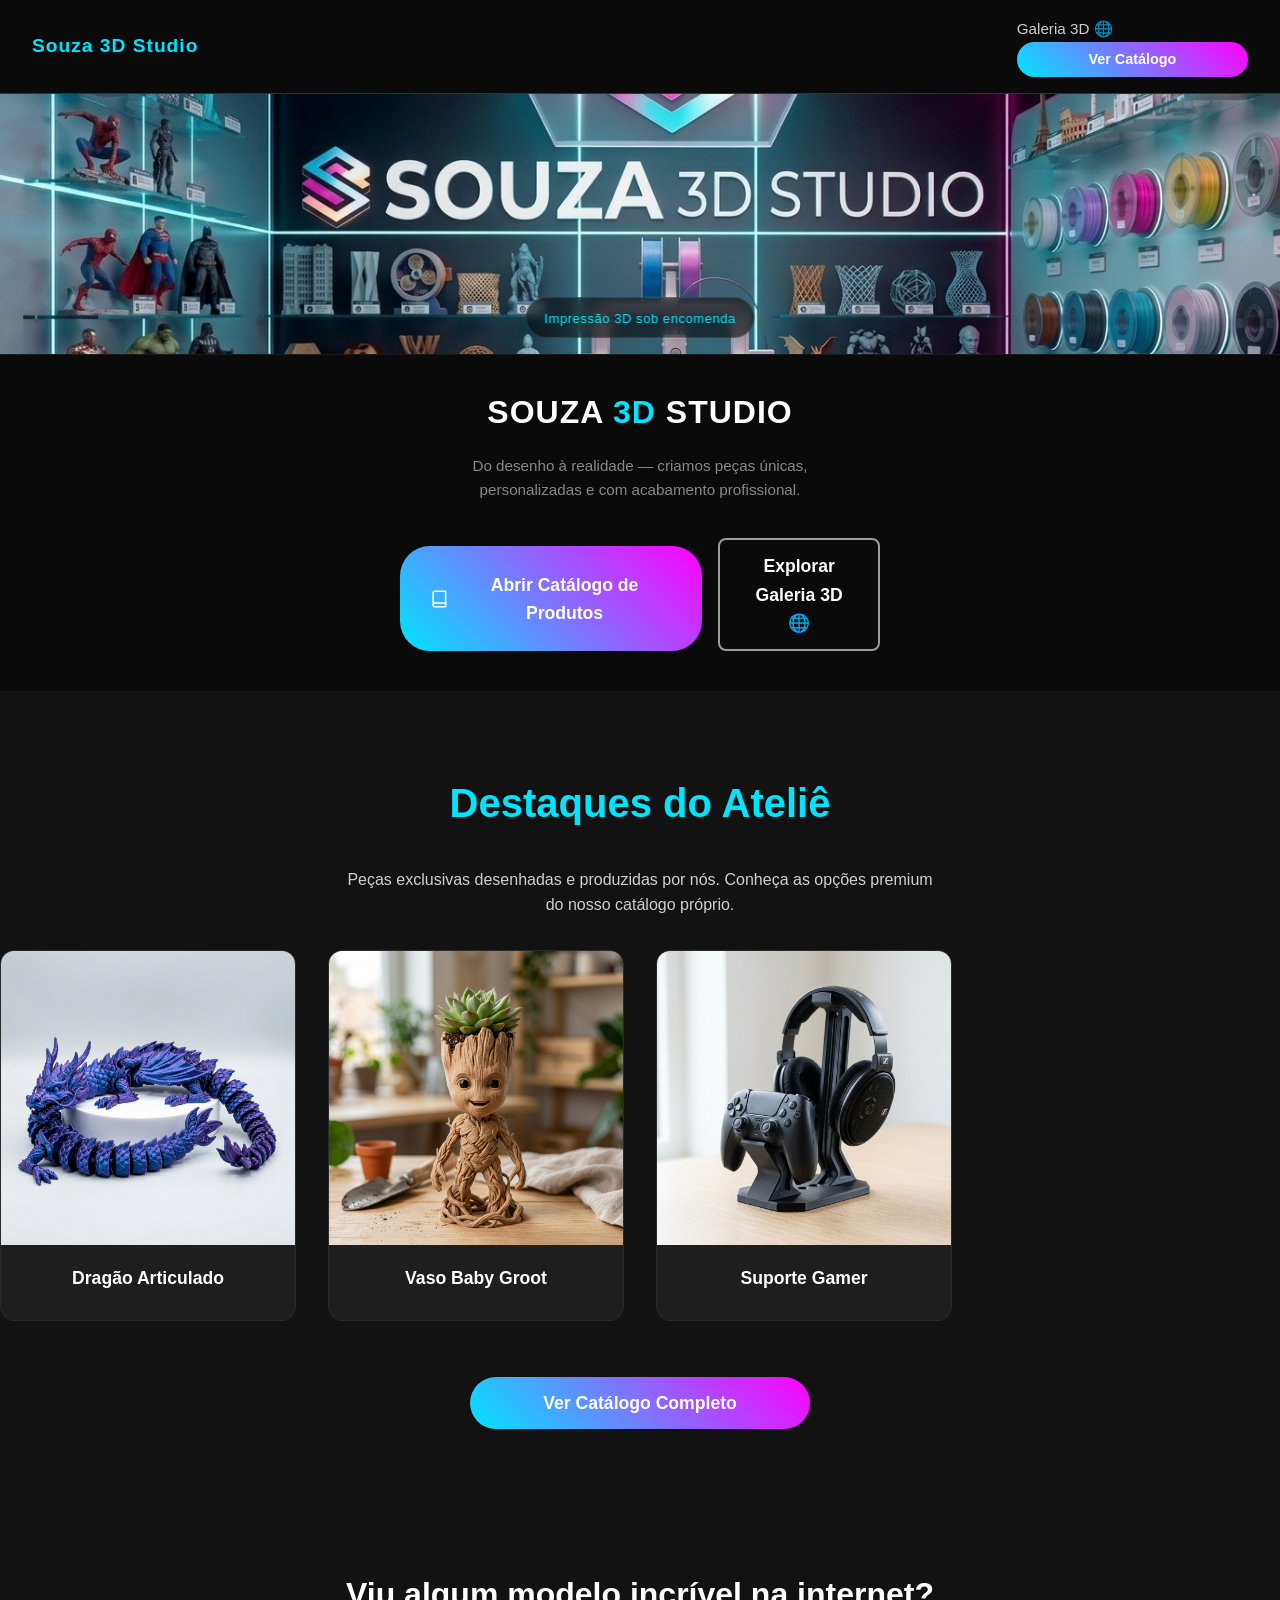
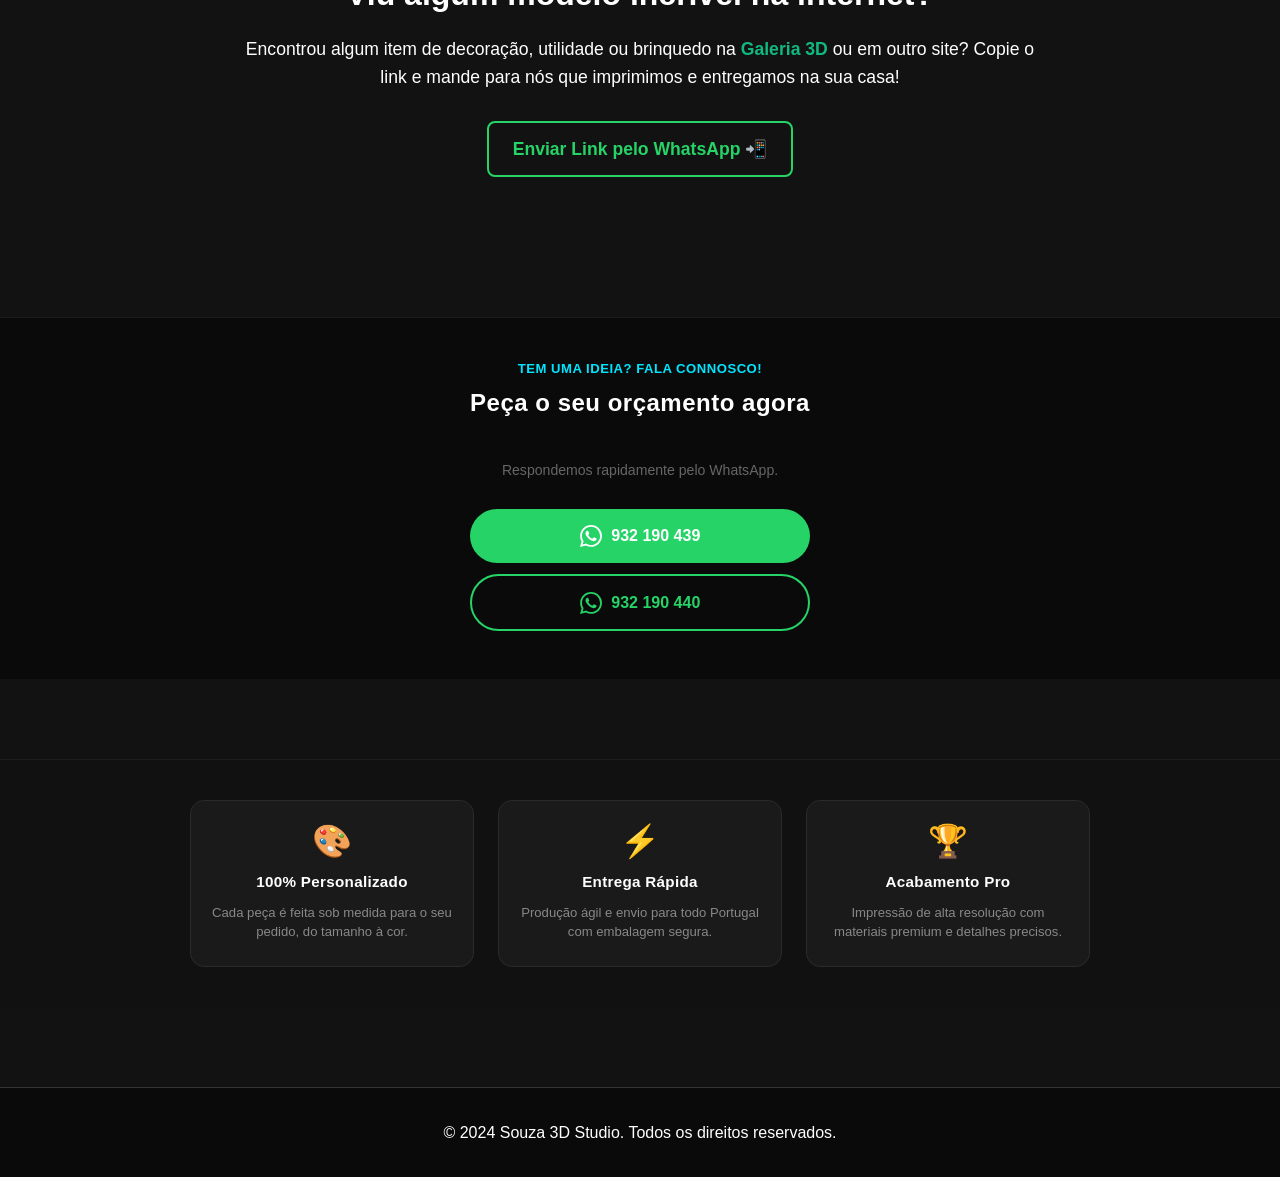
<file: index.html>
<!DOCTYPE html>
<html lang="pt-BR">
<head>
    <meta charset="UTF-8">
    <meta name="viewport" content="width=device-width, initial-scale=1.0">
    <meta name="description" content="Souza 3D Studio — impressão 3D sob encomenda. Do desenho à realidade.">
    <title>Souza 3D Studio - Impressão 3D</title>
    <link rel="stylesheet" href="styles.css">
</head>
<body class="pagina-home">

    <!-- Navbar -->
    <nav class="navbar">
        <span class="nav-title" style="color: var(--primary-color);">Souza 3D Studio</span>
        <div class="nav-links">
            <a href="https://makerworld.com/en" target="_blank" class="logo" style="margin-right: 15px; font-size: 0.95rem; font-weight: normal; color: rgba(255,255,255,0.8);">Galeria 3D 🌐</a>
            <a href="produtos.html" class="btn btn-full" style="padding: 6px 14px; font-size: 0.9rem; margin: 0;">Ver Catálogo</a>
        </div>
    </nav>

    <!-- Hero -->
    <header class="hero">
        <img src="assets/images/cover.jpg" alt="Souza 3D Studio" class="hero-img">
        <div class="hero-badge">
            <span>Impressão 3D sob encomenda</span>
        </div>
    </header>

    <!-- Intro / CTA -->
    <section class="home-cta">
        <div class="home-cta-inner">
            <h1 class="home-title">Souza <span>3D</span> Studio</h1>
            <p class="home-desc">Do desenho à realidade — criamos peças únicas, personalizadas e com acabamento profissional.</p>
            <div class="hero-buttons">
                <a href="produtos.html" class="btn btn-full" style="display: flex; align-items: center; justify-content: center; gap: 8px;">
                    <svg viewBox="0 0 24 24" width="20" height="20" fill="none" stroke="currentColor" stroke-width="2" stroke-linecap="round" stroke-linejoin="round"><path d="M4 19.5A2.5 2.5 0 0 1 6.5 17H20"></path><path d="M6.5 2H20v20H6.5A2.5 2.5 0 0 1 4 19.5v-15A2.5 2.5 0 0 1 6.5 2z"></path></svg>
                    Abrir Catálogo de Produtos
                </a>
                <a href="https://makerworld.com/en" target="_blank" class="btn btn-whatsapp-outline btn-makerworld-alt">Explorar Galeria 3D 🌐</a>
            </div>
        </div>
    </section>



    <!-- Produtos em Destaque -->
    <section class="destaques">
        <div class="destaques-inner">
            <h2 class="destaques-titulo">Destaques do Ateliê</h2>
            <p style="text-align: center; color: var(--text-color); opacity: 0.8; max-width: 600px; margin: 0 auto 2rem auto;">Peças exclusivas desenhadas e produzidas por nós. Conheça as opções premium do nosso catálogo próprio.</p>
            <div class="products-grid">
                <div class="product-card">
                    <div class="product-img-wrap">
                        <img src="assets/images/dragao_articulado.jpg" alt="Dragão Articulado 3D">
                    </div>
                    <div class="product-info" style="align-items: center; text-align: center;">
                        <h3>Dragão Articulado</h3>
                    </div>
                </div>
                <div class="product-card">
                    <div class="product-img-wrap">
                        <img src="assets/images/vaso_groot.jpg" alt="Vaso Baby Groot">
                    </div>
                    <div class="product-info" style="align-items: center; text-align: center;">
                        <h3>Vaso Baby Groot</h3>
                    </div>
                </div>
                <div class="product-card">
                    <div class="product-img-wrap">
                        <img src="assets/images/suporte_controle.jpg" alt="Suporte Gamer">
                    </div>
                    <div class="product-info" style="align-items: center; text-align: center;">
                        <h3>Suporte Gamer</h3>
                    </div>
                </div>
            </div>
            <div style="text-align: center; margin-top: 3rem;">
                <a href="produtos.html" class="btn btn-full">Ver Catálogo Completo</a>
            </div>
        </div>
    </section>

    <!-- Explore Galeria 3D -->
    <section class="makerworld-section">
        <div class="makerworld-inner">
            <h2 class="makerworld-titulo">Viu algum modelo incrível na internet?</h2>
            <p class="makerworld-desc">
                Encontrou algum item de decoração, utilidade ou brinquedo na <strong>Galeria 3D</strong> ou em outro site? Copie o link e mande para nós que imprimimos e entregamos na sua casa!
            </p>
            <div class="makerworld-actions">
                <a href="https://wa.me/351932190439?text=Olá! Encontrei um modelo na internet e gostaria de saber quanto fica para imprimir. Aqui está o link:" target="_blank" class="btn btn-whatsapp-outline">Enviar Link pelo WhatsApp 📲</a>
            </div>
        </div>
    </section>

    <!-- CTA WhatsApp -->
    <section class="home-whatsapp">
        <div class="home-whatsapp-inner">
            <p class="whatsapp-label">Tem uma ideia? Fala connosco!</p>
            <h2 class="whatsapp-titulo">Peça o seu orçamento agora</h2>
            <p class="whatsapp-sub">Respondemos rapidamente pelo WhatsApp.</p>
            <div class="whatsapp-btns">
                <a href="https://wa.me/351932190439?text=Olá! Gostaria de um orçamento." target="_blank" class="btn-whatsapp">
                    <svg width="22" height="22" viewBox="0 0 24 24" fill="currentColor"><path d="M17.472 14.382c-.297-.149-1.758-.867-2.03-.967-.273-.099-.471-.148-.67.15-.197.297-.767.966-.94 1.164-.173.199-.347.223-.644.075-.297-.15-1.255-.463-2.39-1.475-.883-.788-1.48-1.761-1.653-2.059-.173-.297-.018-.458.13-.606.134-.133.298-.347.446-.52.149-.174.198-.298.298-.497.099-.198.05-.371-.025-.52-.075-.149-.669-1.612-.916-2.207-.242-.579-.487-.5-.669-.51-.173-.008-.371-.01-.57-.01-.198 0-.52.074-.792.372-.272.297-1.04 1.016-1.04 2.479 0 1.462 1.065 2.875 1.213 3.074.149.198 2.096 3.2 5.077 4.487.709.306 1.262.489 1.694.625.712.227 1.36.195 1.871.118.571-.085 1.758-.719 2.006-1.413.248-.694.248-1.289.173-1.413-.074-.124-.272-.198-.57-.347m-5.421 7.403h-.004a9.87 9.87 0 01-5.031-1.378l-.361-.214-3.741.982.998-3.648-.235-.374a9.86 9.86 0 01-1.51-5.26c.001-5.45 4.436-9.884 9.888-9.884 2.64 0 5.122 1.03 6.988 2.898a9.825 9.825 0 012.893 6.994c-.003 5.45-4.437 9.884-9.885 9.884m8.413-18.297A11.815 11.815 0 0012.05 0C5.495 0 .16 5.335.157 11.892c0 2.096.547 4.142 1.588 5.945L.057 24l6.305-1.654a11.882 11.882 0 005.683 1.448h.005c6.554 0 11.89-5.335 11.893-11.893a11.821 11.821 0 00-3.48-8.413z"/></svg>
                    932 190 439
                </a>
                <a href="https://wa.me/351932190440?text=Olá! Gostaria de um orçamento." target="_blank" class="btn-whatsapp btn-whatsapp-sec">
                    <svg width="22" height="22" viewBox="0 0 24 24" fill="currentColor"><path d="M17.472 14.382c-.297-.149-1.758-.867-2.03-.967-.273-.099-.471-.148-.67.15-.197.297-.767.966-.94 1.164-.173.199-.347.223-.644.075-.297-.15-1.255-.463-2.39-1.475-.883-.788-1.48-1.761-1.653-2.059-.173-.297-.018-.458.13-.606.134-.133.298-.347.446-.52.149-.174.198-.298.298-.497.099-.198.05-.371-.025-.52-.075-.149-.669-1.612-.916-2.207-.242-.579-.487-.5-.669-.51-.173-.008-.371-.01-.57-.01-.198 0-.52.074-.792.372-.272.297-1.04 1.016-1.04 2.479 0 1.462 1.065 2.875 1.213 3.074.149.198 2.096 3.2 5.077 4.487.709.306 1.262.489 1.694.625.712.227 1.36.195 1.871.118.571-.085 1.758-.719 2.006-1.413.248-.694.248-1.289.173-1.413-.074-.124-.272-.198-.57-.347m-5.421 7.403h-.004a9.87 9.87 0 01-5.031-1.378l-.361-.214-3.741.982.998-3.648-.235-.374a9.86 9.86 0 01-1.51-5.26c.001-5.45 4.436-9.884 9.888-9.884 2.64 0 5.122 1.03 6.988 2.898a9.825 9.825 0 012.893 6.994c-.003 5.45-4.437 9.884-9.885 9.884m8.413-18.297A11.815 11.815 0 0012.05 0C5.495 0 .16 5.335.157 11.892c0 2.096.547 4.142 1.588 5.945L.057 24l6.305-1.654a11.882 11.882 0 005.683 1.448h.005c6.554 0 11.89-5.335 11.893-11.893a11.821 11.821 0 00-3.48-8.413z"/></svg>
                    932 190 440
                </a>
            </div>
        </div>
    </section>

    <!-- Diferenciais -->
    <section class="diferenciais">
        <div class="diferenciais-grid">
            <div class="diferencial-card">
                <div class="diferencial-icon">🎨</div>
                <h3>100% Personalizado</h3>
                <p>Cada peça é feita sob medida para o seu pedido, do tamanho à cor.</p>
            </div>
            <div class="diferencial-card">
                <div class="diferencial-icon">⚡</div>
                <h3>Entrega Rápida</h3>
                <p>Produção ágil e envio para todo Portugal com embalagem segura.</p>
            </div>
            <div class="diferencial-card">
                <div class="diferencial-icon">🏆</div>
                <h3>Acabamento Pro</h3>
                <p>Impressão de alta resolução com materiais premium e detalhes precisos.</p>
            </div>
        </div>
    </section>

    <footer>
        <p>&copy; 2024 Souza 3D Studio. Todos os direitos reservados.</p>
    </footer>

</body>
</html>
</file>
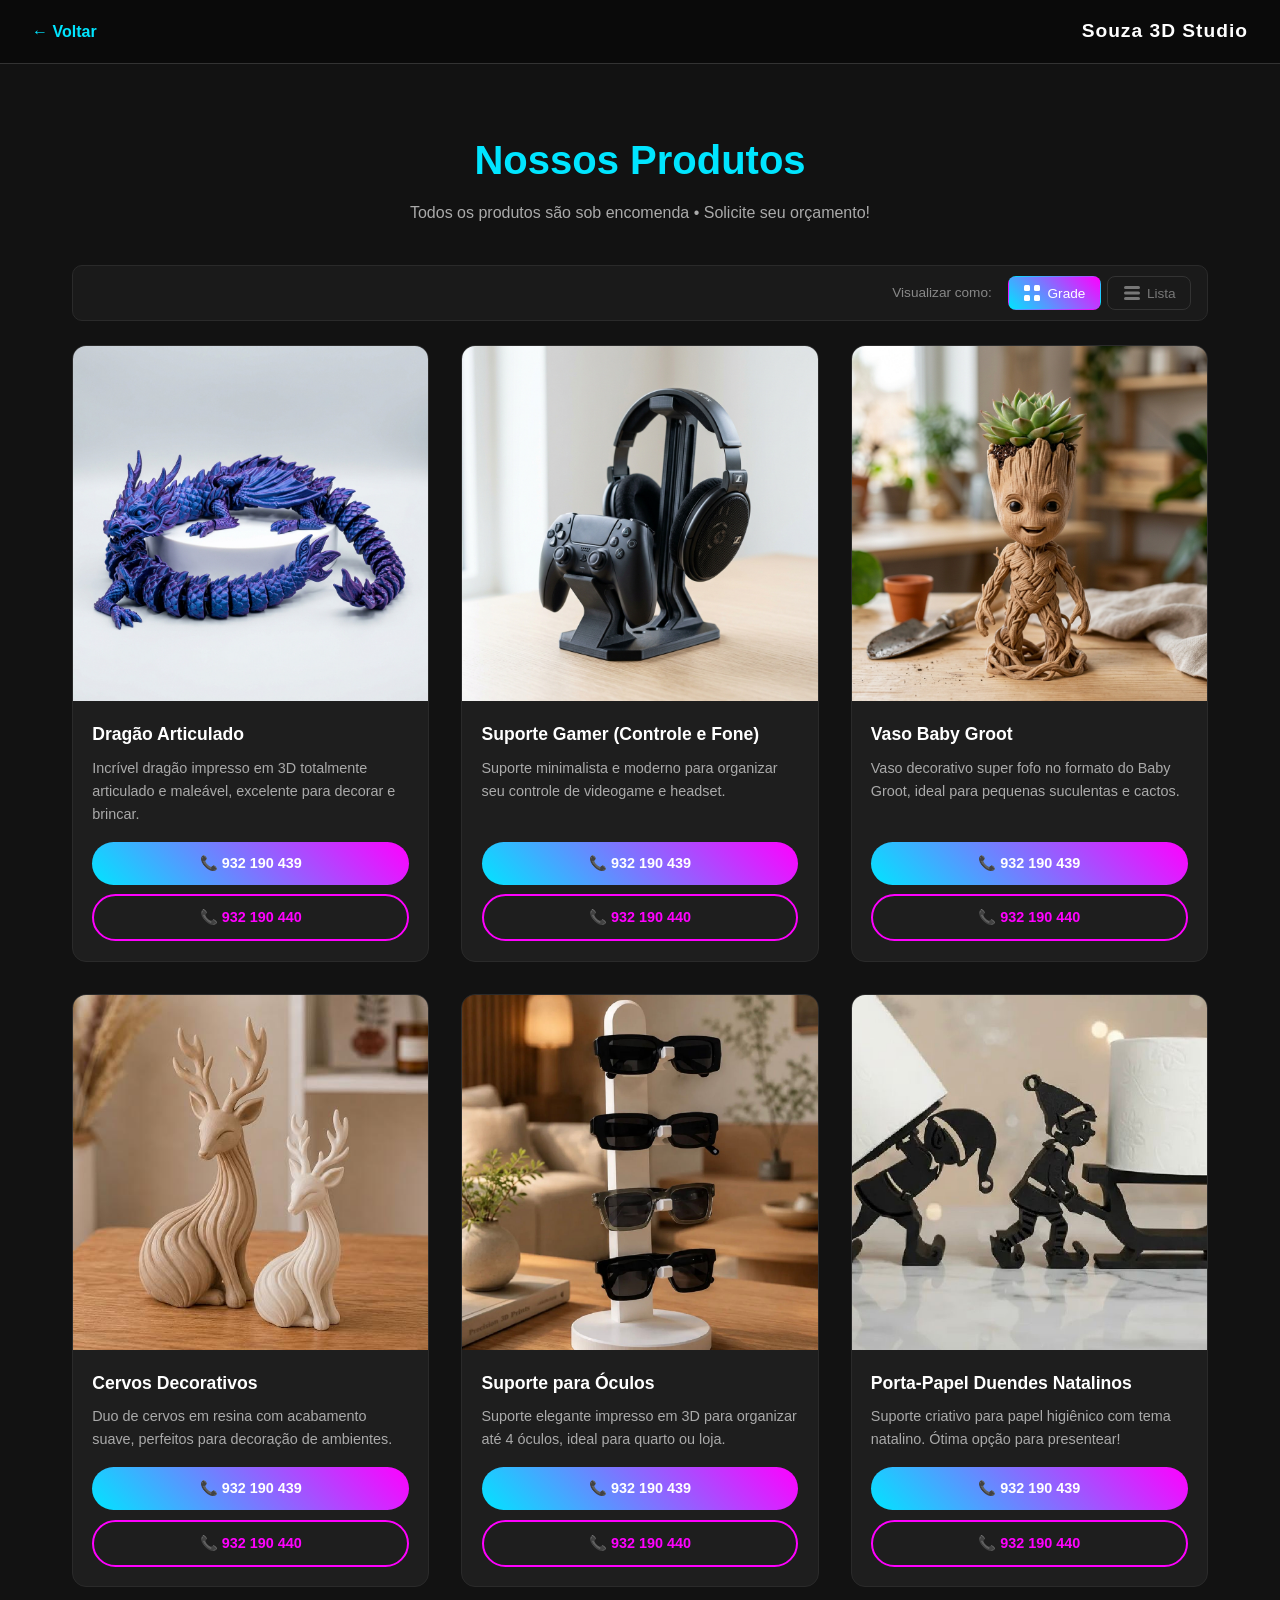
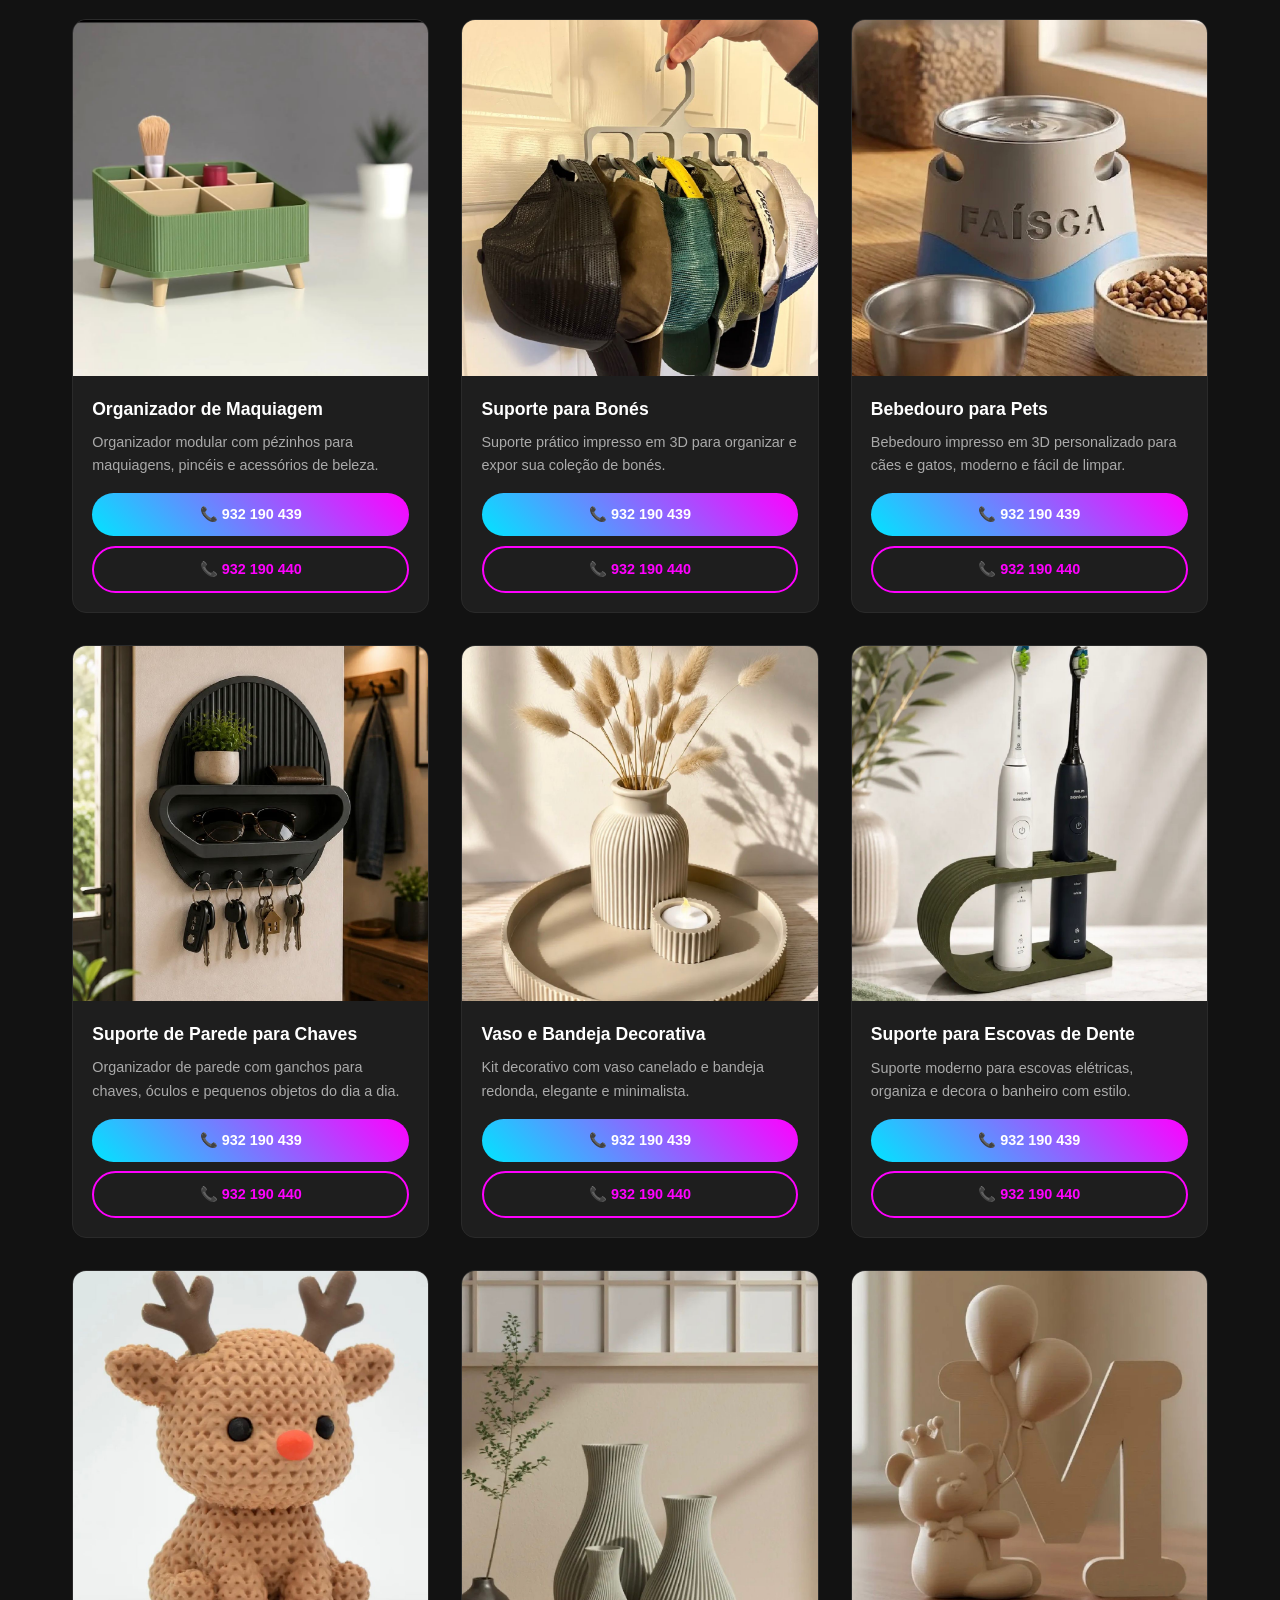
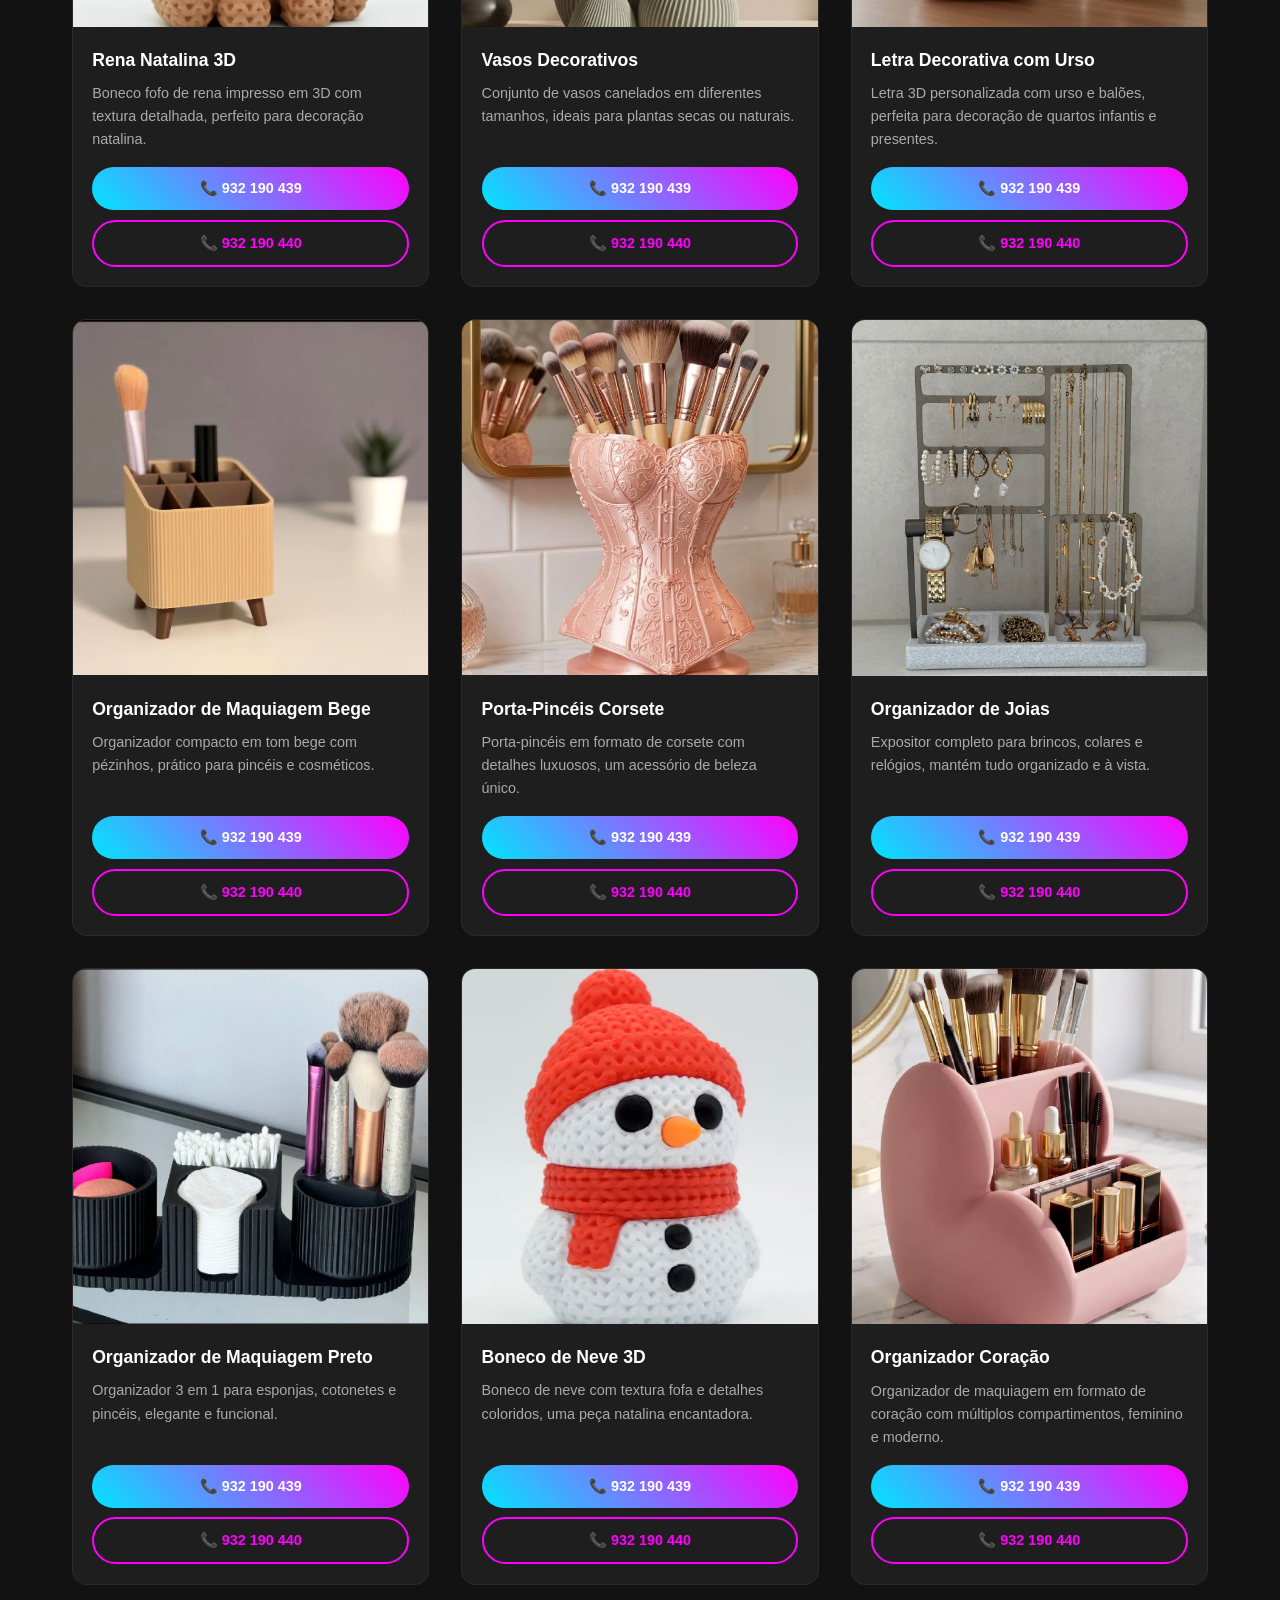
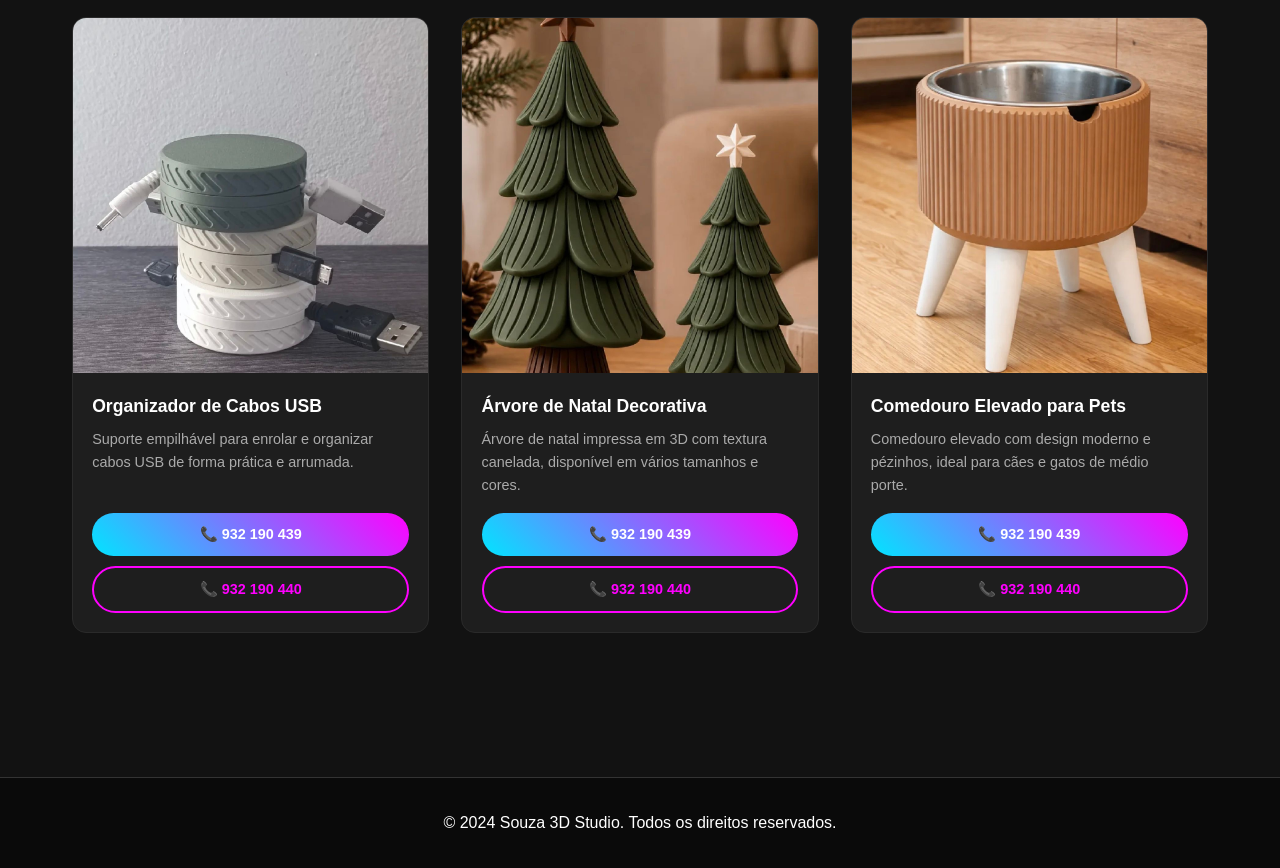
<file: produtos.html>
<!DOCTYPE html>
<html lang="pt-BR">
<head>
    <meta charset="UTF-8">
    <meta name="viewport" content="width=device-width, initial-scale=1.0">
    <title>Produtos - Souza 3D Studio</title>
    <link rel="stylesheet" href="styles.css">
</head>
<body class="pagina-produtos">

    <nav class="navbar">
        <a href="index.html" class="logo">&#8592; Voltar</a>
        <span class="nav-title">Souza 3D Studio</span>
    </nav>

    <main>
        <section id="produtos">
            <h2>Nossos Produtos</h2>
            <p class="subtitulo">Todos os produtos são sob encomenda • Solicite seu orçamento!</p>
            <div class="view-toggle-bar">
                <span class="view-label">Visualizar como:</span>
                <div class="view-toggle-btns">
                    <button id="btn-grade" class="view-btn active" onclick="setView('grade')" title="Grade">
                        <svg width="18" height="18" viewBox="0 0 18 18" fill="none">
                            <rect x="1" y="1" width="6" height="6" rx="1.5" fill="currentColor"/>
                            <rect x="11" y="1" width="6" height="6" rx="1.5" fill="currentColor"/>
                            <rect x="1" y="11" width="6" height="6" rx="1.5" fill="currentColor"/>
                            <rect x="11" y="11" width="6" height="6" rx="1.5" fill="currentColor"/>
                        </svg>
                        Grade
                    </button>
                    <button id="btn-lista" class="view-btn" onclick="setView('lista')" title="Lista">
                        <svg width="18" height="18" viewBox="0 0 18 18" fill="none">
                            <rect x="1" y="2" width="16" height="3" rx="1.5" fill="currentColor"/>
                            <rect x="1" y="7.5" width="16" height="3" rx="1.5" fill="currentColor"/>
                            <rect x="1" y="13" width="16" height="3" rx="1.5" fill="currentColor"/>
                        </svg>
                        Lista
                    </button>
                </div>
            </div>

            <div class="products-grid" id="products-container">

                <!-- Dragão Articulado -->
                <div class="product-card">
                    <div class="product-img-wrap">
                        <img src="assets/images/dragao_articulado.jpg" alt="Dragão Articulado 3D">
                    </div>
                    <div class="product-info">
                        <h3>Dragão Articulado</h3>
                        <p>Incrível dragão impresso em 3D totalmente articulado e maleável, excelente para decorar e brincar.</p>
                        <div class="btns-orcamento">
                            <a href="https://wa.me/351932190439?text=Olá! Tenho interesse no Dragão Articulado. Gostaria de um orçamento." target="_blank" class="btn-orcamento">📞 932 190 439</a>
                            <a href="https://wa.me/351932190440?text=Olá! Tenho interesse no Dragão Articulado. Gostaria de um orçamento." target="_blank" class="btn-orcamento btn-secundario">📞 932 190 440</a>
                        </div>
                    </div>
                </div>

                <!-- Suporte para Controle -->
                <div class="product-card">
                    <div class="product-img-wrap">
                        <img src="assets/images/suporte_controle.jpg" alt="Suporte para Controle e Fone">
                    </div>
                    <div class="product-info">
                        <h3>Suporte Gamer (Controle e Fone)</h3>
                        <p>Suporte minimalista e moderno para organizar seu controle de videogame e headset.</p>
                        <div class="btns-orcamento">
                            <a href="https://wa.me/351932190439?text=Olá! Tenho interesse no Suporte Gamer. Gostaria de um orçamento." target="_blank" class="btn-orcamento">📞 932 190 439</a>
                            <a href="https://wa.me/351932190440?text=Olá! Tenho interesse no Suporte Gamer. Gostaria de um orçamento." target="_blank" class="btn-orcamento btn-secundario">📞 932 190 440</a>
                        </div>
                    </div>
                </div>

                <!-- Vaso Baby Groot -->
                <div class="product-card">
                    <div class="product-img-wrap">
                        <img src="assets/images/vaso_groot.jpg" alt="Vaso Baby Groot">
                    </div>
                    <div class="product-info">
                        <h3>Vaso Baby Groot</h3>
                        <p>Vaso decorativo super fofo no formato do Baby Groot, ideal para pequenas suculentas e cactos.</p>
                        <div class="btns-orcamento">
                            <a href="https://wa.me/351932190439?text=Olá! Tenho interesse no Vaso Baby Groot. Gostaria de um orçamento." target="_blank" class="btn-orcamento">📞 932 190 439</a>
                            <a href="https://wa.me/351932190440?text=Olá! Tenho interesse no Vaso Baby Groot. Gostaria de um orçamento." target="_blank" class="btn-orcamento btn-secundario">📞 932 190 440</a>
                        </div>
                    </div>
                </div>

                <!-- Cervos Decorativos -->
                <div class="product-card">
                    <div class="product-img-wrap">
                        <img src="assets/images/09d670eb-b9b2-4e98-b804-8d9661f745a1.jpeg" alt="Cervos Decorativos">
                    </div>
                    <div class="product-info">
                        <h3>Cervos Decorativos</h3>
                        <p>Duo de cervos em resina com acabamento suave, perfeitos para decoração de ambientes.</p>
                        <div class="btns-orcamento">
                            <a href="https://wa.me/351932190439?text=Olá! Tenho interesse nos Cervos Decorativos. Gostaria de um orçamento." target="_blank" class="btn-orcamento">📞 932 190 439</a>
                            <a href="https://wa.me/351932190440?text=Olá! Tenho interesse nos Cervos Decorativos. Gostaria de um orçamento." target="_blank" class="btn-orcamento btn-secundario">📞 932 190 440</a>
                        </div>
                    </div>
                </div>

                <!-- Suporte para Óculos -->
                <div class="product-card">
                    <div class="product-img-wrap">
                        <img src="assets/images/276aee37-144d-4152-9ff8-65b467fa8152.jpeg" alt="Suporte para Óculos">
                    </div>
                    <div class="product-info">
                        <h3>Suporte para Óculos</h3>
                        <p>Suporte elegante impresso em 3D para organizar até 4 óculos, ideal para quarto ou loja.</p>
                        <div class="btns-orcamento">
                            <a href="https://wa.me/351932190439?text=Olá! Tenho interesse no Suporte para Óculos. Gostaria de um orçamento." target="_blank" class="btn-orcamento">📞 932 190 439</a>
                            <a href="https://wa.me/351932190440?text=Olá! Tenho interesse no Suporte para Óculos. Gostaria de um orçamento." target="_blank" class="btn-orcamento btn-secundario">📞 932 190 440</a>
                        </div>
                    </div>
                </div>

                <!-- Porta-Papel Duendes Natalinos -->
                <div class="product-card">
                    <div class="product-img-wrap">
                        <img src="assets/images/50dfd308-c9c7-4f81-86f6-b42b7f3aaa66.jpeg" alt="Porta-Papel Duendes Natalinos">
                    </div>
                    <div class="product-info">
                        <h3>Porta-Papel Duendes Natalinos</h3>
                        <p>Suporte criativo para papel higiênico com tema natalino. Ótima opção para presentear!</p>
                        <div class="btns-orcamento">
                            <a href="https://wa.me/351932190439?text=Olá! Tenho interesse no Porta-Papel Duendes Natalinos. Gostaria de um orçamento." target="_blank" class="btn-orcamento">📞 932 190 439</a>
                            <a href="https://wa.me/351932190440?text=Olá! Tenho interesse no Porta-Papel Duendes Natalinos. Gostaria de um orçamento." target="_blank" class="btn-orcamento btn-secundario">📞 932 190 440</a>
                        </div>
                    </div>
                </div>

                <!-- Organizador de Maquiagem com Pézinhos -->
                <div class="product-card">
                    <div class="product-img-wrap">
                        <img src="assets/images/c7233d3c-3cac-4c3e-b770-73058e48273e.jpeg" alt="Organizador de Maquiagem">
                    </div>
                    <div class="product-info">
                        <h3>Organizador de Maquiagem</h3>
                        <p>Organizador modular com pézinhos para maquiagens, pincéis e acessórios de beleza.</p>
                        <div class="btns-orcamento">
                            <a href="https://wa.me/351932190439?text=Olá! Tenho interesse no Organizador de Maquiagem. Gostaria de um orçamento." target="_blank" class="btn-orcamento">📞 932 190 439</a>
                            <a href="https://wa.me/351932190440?text=Olá! Tenho interesse no Organizador de Maquiagem. Gostaria de um orçamento." target="_blank" class="btn-orcamento btn-secundario">📞 932 190 440</a>
                        </div>
                    </div>
                </div>

                <!-- Suporte para Bonés -->
                <div class="product-card">
                    <div class="product-img-wrap">
                        <img src="assets/images/f52e4348-e8eb-4847-848d-17487e66ae3b.jpeg" alt="Suporte para Bonés">
                    </div>
                    <div class="product-info">
                        <h3>Suporte para Bonés</h3>
                        <p>Suporte prático impresso em 3D para organizar e expor sua coleção de bonés.</p>
                        <div class="btns-orcamento">
                            <a href="https://wa.me/351932190439?text=Olá! Tenho interesse no Suporte para Bonés. Gostaria de um orçamento." target="_blank" class="btn-orcamento">📞 932 190 439</a>
                            <a href="https://wa.me/351932190440?text=Olá! Tenho interesse no Suporte para Bonés. Gostaria de um orçamento." target="_blank" class="btn-orcamento btn-secundario">📞 932 190 440</a>
                        </div>
                    </div>
                </div>

                <!-- Bebedouro para Pets -->
                <div class="product-card">
                    <div class="product-img-wrap">
                        <img src="assets/images/0f309a94-db8b-4785-99b3-7e06c31ad3bd.jpeg" alt="Bebedouro para Pets">
                    </div>
                    <div class="product-info">
                        <h3>Bebedouro para Pets</h3>
                        <p>Bebedouro impresso em 3D personalizado para cães e gatos, moderno e fácil de limpar.</p>
                        <div class="btns-orcamento">
                            <a href="https://wa.me/351932190439?text=Olá! Tenho interesse no Bebedouro para Pets. Gostaria de um orçamento." target="_blank" class="btn-orcamento">📞 932 190 439</a>
                            <a href="https://wa.me/351932190440?text=Olá! Tenho interesse no Bebedouro para Pets. Gostaria de um orçamento." target="_blank" class="btn-orcamento btn-secundario">📞 932 190 440</a>
                        </div>
                    </div>
                </div>

                <!-- Suporte de Parede para Chaves -->
                <div class="product-card">
                    <div class="product-img-wrap">
                        <img src="assets/images/22b22df1-31b8-4553-85a2-1697713911d3.jpeg" alt="Suporte de Parede para Chaves">
                    </div>
                    <div class="product-info">
                        <h3>Suporte de Parede para Chaves</h3>
                        <p>Organizador de parede com ganchos para chaves, óculos e pequenos objetos do dia a dia.</p>
                        <div class="btns-orcamento">
                            <a href="https://wa.me/351932190439?text=Olá! Tenho interesse no Suporte de Parede para Chaves. Gostaria de um orçamento." target="_blank" class="btn-orcamento">📞 932 190 439</a>
                            <a href="https://wa.me/351932190440?text=Olá! Tenho interesse no Suporte de Parede para Chaves. Gostaria de um orçamento." target="_blank" class="btn-orcamento btn-secundario">📞 932 190 440</a>
                        </div>
                    </div>
                </div>

                <!-- Vaso + Bandeja Decorativa -->
                <div class="product-card">
                    <div class="product-img-wrap">
                        <img src="assets/images/4a08d8f6-a724-4b97-974f-7c61be32401c.jpeg" alt="Vaso e Bandeja Decorativa">
                    </div>
                    <div class="product-info">
                        <h3>Vaso e Bandeja Decorativa</h3>
                        <p>Kit decorativo com vaso canelado e bandeja redonda, elegante e minimalista.</p>
                        <div class="btns-orcamento">
                            <a href="https://wa.me/351932190439?text=Olá! Tenho interesse no Vaso e Bandeja Decorativa. Gostaria de um orçamento." target="_blank" class="btn-orcamento">📞 932 190 439</a>
                            <a href="https://wa.me/351932190440?text=Olá! Tenho interesse no Vaso e Bandeja Decorativa. Gostaria de um orçamento." target="_blank" class="btn-orcamento btn-secundario">📞 932 190 440</a>
                        </div>
                    </div>
                </div>

                <!-- Suporte para Escovas de Dente -->
                <div class="product-card">
                    <div class="product-img-wrap">
                        <img src="assets/images/66631279-4701-4624-955b-9d215d681f3b.jpeg" alt="Suporte para Escovas de Dente">
                    </div>
                    <div class="product-info">
                        <h3>Suporte para Escovas de Dente</h3>
                        <p>Suporte moderno para escovas elétricas, organiza e decora o banheiro com estilo.</p>
                        <div class="btns-orcamento">
                            <a href="https://wa.me/351932190439?text=Olá! Tenho interesse no Suporte para Escovas de Dente. Gostaria de um orçamento." target="_blank" class="btn-orcamento">📞 932 190 439</a>
                            <a href="https://wa.me/351932190440?text=Olá! Tenho interesse no Suporte para Escovas de Dente. Gostaria de um orçamento." target="_blank" class="btn-orcamento btn-secundario">📞 932 190 440</a>
                        </div>
                    </div>
                </div>

                <!-- Rena Natalina 3D -->
                <div class="product-card">
                    <div class="product-img-wrap">
                        <img src="assets/images/7286104d-1ae1-446b-ae31-2f769f13b9a9.jpeg" alt="Rena Natalina 3D">
                    </div>
                    <div class="product-info">
                        <h3>Rena Natalina 3D</h3>
                        <p>Boneco fofo de rena impresso em 3D com textura detalhada, perfeito para decoração natalina.</p>
                        <div class="btns-orcamento">
                            <a href="https://wa.me/351932190439?text=Olá! Tenho interesse na Rena Natalina 3D. Gostaria de um orçamento." target="_blank" class="btn-orcamento">📞 932 190 439</a>
                            <a href="https://wa.me/351932190440?text=Olá! Tenho interesse na Rena Natalina 3D. Gostaria de um orçamento." target="_blank" class="btn-orcamento btn-secundario">📞 932 190 440</a>
                        </div>
                    </div>
                </div>

                <!-- Vasos Decorativos -->
                <div class="product-card">
                    <div class="product-img-wrap">
                        <img src="assets/images/86cde37f-cfa7-4ac4-9404-648e95411f59.jpeg" alt="Vasos Decorativos">
                    </div>
                    <div class="product-info">
                        <h3>Vasos Decorativos</h3>
                        <p>Conjunto de vasos canelados em diferentes tamanhos, ideais para plantas secas ou naturais.</p>
                        <div class="btns-orcamento">
                            <a href="https://wa.me/351932190439?text=Olá! Tenho interesse nos Vasos Decorativos. Gostaria de um orçamento." target="_blank" class="btn-orcamento">📞 932 190 439</a>
                            <a href="https://wa.me/351932190440?text=Olá! Tenho interesse nos Vasos Decorativos. Gostaria de um orçamento." target="_blank" class="btn-orcamento btn-secundario">📞 932 190 440</a>
                        </div>
                    </div>
                </div>

                <!-- Letra Decorativa com Urso -->
                <div class="product-card">
                    <div class="product-img-wrap">
                        <img src="assets/images/9621569c-878e-4ecd-9a85-24a479cd5fb4.jpeg" alt="Letra Decorativa com Urso">
                    </div>
                    <div class="product-info">
                        <h3>Letra Decorativa com Urso</h3>
                        <p>Letra 3D personalizada com urso e balões, perfeita para decoração de quartos infantis e presentes.</p>
                        <div class="btns-orcamento">
                            <a href="https://wa.me/351932190439?text=Olá! Tenho interesse na Letra Decorativa com Urso. Gostaria de um orçamento." target="_blank" class="btn-orcamento">📞 932 190 439</a>
                            <a href="https://wa.me/351932190440?text=Olá! Tenho interesse na Letra Decorativa com Urso. Gostaria de um orçamento." target="_blank" class="btn-orcamento btn-secundario">📞 932 190 440</a>
                        </div>
                    </div>
                </div>

                <!-- Organizador de Maquiagem Bege -->
                <div class="product-card">
                    <div class="product-img-wrap">
                        <img src="assets/images/a334b31f-693d-45df-9522-84e599fd2c25.jpeg" alt="Organizador de Maquiagem Bege">
                    </div>
                    <div class="product-info">
                        <h3>Organizador de Maquiagem Bege</h3>
                        <p>Organizador compacto em tom bege com pézinhos, prático para pincéis e cosméticos.</p>
                        <div class="btns-orcamento">
                            <a href="https://wa.me/351932190439?text=Olá! Tenho interesse no Organizador de Maquiagem Bege. Gostaria de um orçamento." target="_blank" class="btn-orcamento">📞 932 190 439</a>
                            <a href="https://wa.me/351932190440?text=Olá! Tenho interesse no Organizador de Maquiagem Bege. Gostaria de um orçamento." target="_blank" class="btn-orcamento btn-secundario">📞 932 190 440</a>
                        </div>
                    </div>
                </div>

                <!-- Porta-Pincéis Corsete -->
                <div class="product-card">
                    <div class="product-img-wrap">
                        <img src="assets/images/b5dbeaf8-28c1-41b6-98b1-77aacf1213e0.jpeg" alt="Porta-Pincéis Corsete">
                    </div>
                    <div class="product-info">
                        <h3>Porta-Pincéis Corsete</h3>
                        <p>Porta-pincéis em formato de corsete com detalhes luxuosos, um acessório de beleza único.</p>
                        <div class="btns-orcamento">
                            <a href="https://wa.me/351932190439?text=Olá! Tenho interesse no Porta-Pincéis Corsete. Gostaria de um orçamento." target="_blank" class="btn-orcamento">📞 932 190 439</a>
                            <a href="https://wa.me/351932190440?text=Olá! Tenho interesse no Porta-Pincéis Corsete. Gostaria de um orçamento." target="_blank" class="btn-orcamento btn-secundario">📞 932 190 440</a>
                        </div>
                    </div>
                </div>

                <!-- Organizador de Joias -->
                <div class="product-card">
                    <div class="product-img-wrap">
                        <img src="assets/images/d3835332-cb98-45ba-be57-60e1e2e0ebae.jpeg" alt="Organizador de Joias">
                    </div>
                    <div class="product-info">
                        <h3>Organizador de Joias</h3>
                        <p>Expositor completo para brincos, colares e relógios, mantém tudo organizado e à vista.</p>
                        <div class="btns-orcamento">
                            <a href="https://wa.me/351932190439?text=Olá! Tenho interesse no Organizador de Joias. Gostaria de um orçamento." target="_blank" class="btn-orcamento">📞 932 190 439</a>
                            <a href="https://wa.me/351932190440?text=Olá! Tenho interesse no Organizador de Joias. Gostaria de um orçamento." target="_blank" class="btn-orcamento btn-secundario">📞 932 190 440</a>
                        </div>
                    </div>
                </div>

                <!-- Organizador de Maquiagem Preto -->
                <div class="product-card">
                    <div class="product-img-wrap">
                        <img src="assets/images/d3b149f1-3929-4faf-b114-c74fb686a179.jpeg" alt="Organizador de Maquiagem Preto">
                    </div>
                    <div class="product-info">
                        <h3>Organizador de Maquiagem Preto</h3>
                        <p>Organizador 3 em 1 para esponjas, cotonetes e pincéis, elegante e funcional.</p>
                        <div class="btns-orcamento">
                            <a href="https://wa.me/351932190439?text=Olá! Tenho interesse no Organizador de Maquiagem Preto. Gostaria de um orçamento." target="_blank" class="btn-orcamento">📞 932 190 439</a>
                            <a href="https://wa.me/351932190440?text=Olá! Tenho interesse no Organizador de Maquiagem Preto. Gostaria de um orçamento." target="_blank" class="btn-orcamento btn-secundario">📞 932 190 440</a>
                        </div>
                    </div>
                </div>

                <!-- Boneco de Neve 3D -->
                <div class="product-card">
                    <div class="product-img-wrap">
                        <img src="assets/images/d42ff515-c61e-429d-bbcb-4cb58c9be137.jpeg" alt="Boneco de Neve 3D">
                    </div>
                    <div class="product-info">
                        <h3>Boneco de Neve 3D</h3>
                        <p>Boneco de neve com textura fofa e detalhes coloridos, uma peça natalina encantadora.</p>
                        <div class="btns-orcamento">
                            <a href="https://wa.me/351932190439?text=Olá! Tenho interesse no Boneco de Neve 3D. Gostaria de um orçamento." target="_blank" class="btn-orcamento">📞 932 190 439</a>
                            <a href="https://wa.me/351932190440?text=Olá! Tenho interesse no Boneco de Neve 3D. Gostaria de um orçamento." target="_blank" class="btn-orcamento btn-secundario">📞 932 190 440</a>
                        </div>
                    </div>
                </div>

                <!-- Organizador de Maquiagem Rosa Coração -->
                <div class="product-card">
                    <div class="product-img-wrap">
                        <img src="assets/images/d572c0a0-91cb-4397-a52c-faa9d692f7ef.jpeg" alt="Organizador Coração">
                    </div>
                    <div class="product-info">
                        <h3>Organizador Coração</h3>
                        <p>Organizador de maquiagem em formato de coração com múltiplos compartimentos, feminino e moderno.</p>
                        <div class="btns-orcamento">
                            <a href="https://wa.me/351932190439?text=Olá! Tenho interesse no Organizador Coração. Gostaria de um orçamento." target="_blank" class="btn-orcamento">📞 932 190 439</a>
                            <a href="https://wa.me/351932190440?text=Olá! Tenho interesse no Organizador Coração. Gostaria de um orçamento." target="_blank" class="btn-orcamento btn-secundario">📞 932 190 440</a>
                        </div>
                    </div>
                </div>

                <!-- Organizador de Cabos USB -->
                <div class="product-card">
                    <div class="product-img-wrap">
                        <img src="assets/images/e0914741-7a97-4e46-855f-0a3ac3ed09bf.jpeg" alt="Organizador de Cabos USB">
                    </div>
                    <div class="product-info">
                        <h3>Organizador de Cabos USB</h3>
                        <p>Suporte empilhável para enrolar e organizar cabos USB de forma prática e arrumada.</p>
                        <div class="btns-orcamento">
                            <a href="https://wa.me/351932190439?text=Olá! Tenho interesse no Organizador de Cabos USB. Gostaria de um orçamento." target="_blank" class="btn-orcamento">📞 932 190 439</a>
                            <a href="https://wa.me/351932190440?text=Olá! Tenho interesse no Organizador de Cabos USB. Gostaria de um orçamento." target="_blank" class="btn-orcamento btn-secundario">📞 932 190 440</a>
                        </div>
                    </div>
                </div>

                <!-- Árvore de Natal Decorativa -->
                <div class="product-card">
                    <div class="product-img-wrap">
                        <img src="assets/images/e4d6dfd3-612c-4164-b5f4-e617771acded.jpeg" alt="Árvore de Natal Decorativa">
                    </div>
                    <div class="product-info">
                        <h3>Árvore de Natal Decorativa</h3>
                        <p>Árvore de natal impressa em 3D com textura canelada, disponível em vários tamanhos e cores.</p>
                        <div class="btns-orcamento">
                            <a href="https://wa.me/351932190439?text=Olá! Tenho interesse na Árvore de Natal Decorativa. Gostaria de um orçamento." target="_blank" class="btn-orcamento">📞 932 190 439</a>
                            <a href="https://wa.me/351932190440?text=Olá! Tenho interesse na Árvore de Natal Decorativa. Gostaria de um orçamento." target="_blank" class="btn-orcamento btn-secundario">📞 932 190 440</a>
                        </div>
                    </div>
                </div>

                <!-- Comedouro Elevado para Pets -->
                <div class="product-card">
                    <div class="product-img-wrap">
                        <img src="assets/images/fd42992e-07da-46c8-9e6d-74360836d96d.jpeg" alt="Comedouro Elevado para Pets">
                    </div>
                    <div class="product-info">
                        <h3>Comedouro Elevado para Pets</h3>
                        <p>Comedouro elevado com design moderno e pézinhos, ideal para cães e gatos de médio porte.</p>
                        <div class="btns-orcamento">
                            <a href="https://wa.me/351932190439?text=Olá! Tenho interesse no Comedouro Elevado para Pets. Gostaria de um orçamento." target="_blank" class="btn-orcamento">📞 932 190 439</a>
                            <a href="https://wa.me/351932190440?text=Olá! Tenho interesse no Comedouro Elevado para Pets. Gostaria de um orçamento." target="_blank" class="btn-orcamento btn-secundario">📞 932 190 440</a>
                        </div>
                    </div>
                </div>

            </div>
        </section>
    </main>

    <footer>
        <p>&copy; 2024 Souza 3D Studio. Todos os direitos reservados.</p>
    </footer>

</body>

<script>
    function setView(modo) {
        const container = document.getElementById('products-container');
        const btnGrade = document.getElementById('btn-grade');
        const btnLista = document.getElementById('btn-lista');

        if (modo === 'lista') {
            container.classList.add('view-lista');
            btnLista.classList.add('active');
            btnGrade.classList.remove('active');
        } else {
            container.classList.remove('view-lista');
            btnGrade.classList.add('active');
            btnLista.classList.remove('active');
        }

        // Lembra a escolha do cliente
        localStorage.setItem('viewMode', modo);
    }

    // Ao carregar a página, aplica a preferência salva
    window.addEventListener('DOMContentLoaded', () => {
        const salvo = localStorage.getItem('viewMode') || 'grade';
        setView(salvo);

        // Adiciona o link da imagem na mensagem do WhatsApp automaticamente
        const cards = document.querySelectorAll('.product-card');
        cards.forEach(card => {
            const img = card.querySelector('img');
            if (!img) return;
            
            const imgUrl = img.src; // URL absoluta gerada pelo navegador
            const btns = card.querySelectorAll('.btn-orcamento');
            
            btns.forEach(btn => {
                if (btn.href.includes('wa.me')) {
                    const url = new URL(btn.href);
                    const params = new URLSearchParams(url.search);
                    const originalText = params.get('text') || '';
                    
                    const newText = `${originalText}\n\nImagem do produto: ${imgUrl}`;
                    params.set('text', newText);
                    
                    btn.href = `${url.origin}${url.pathname}?${params.toString()}`;
                }
            });
        });
    });
</script>

</html>
</file>
<file: styles.css>
:root {
    --primary-color: #00e5ff;
    --secondary-color: #ff00ff;
    --bg-color: #121212;
    --text-color: #ffffff;
}

* {
    margin: 0;
    padding: 0;
    box-sizing: border-box;
}

body {
    font-family: 'Segoe UI', Tahoma, Geneva, Verdana, sans-serif;
    background-color: var(--bg-color);
    color: var(--text-color);
    line-height: 1.6;
    overflow-x: hidden;
}

.pagina-produtos {
    background-color: var(--bg-color);
}

/* Navbar */
.navbar {
    display: flex;
    align-items: center;
    justify-content: space-between;
    padding: 1rem 2rem;
    background: #0a0a0a;
    border-bottom: 1px solid #333;
    position: sticky;
    top: 0;
    z-index: 100;
}

.navbar .logo {
    color: var(--primary-color);
    text-decoration: none;
    font-weight: bold;
    font-size: 1rem;
    transition: opacity 0.2s;
}

.navbar .logo:hover {
    opacity: 0.7;
}

.nav-title {
    font-size: 1.2rem;
    font-weight: bold;
    letter-spacing: 1px;
}


/* Hero Section */
.hero {
    position: relative;
    width: 100%;
    height: 260px;
    overflow: hidden;
    background: #0a0a0a;
}

.hero-img {
    width: 100%;
    height: 100%;
    object-fit: cover;
    object-position: center 30%;
    display: block;
}

.hero-badge {
    position: absolute;
    bottom: 1rem;
    left: 50%;
    transform: translateX(-50%);
    background: rgba(0, 0, 0, 0.55);
    backdrop-filter: blur(6px);
    border: 1px solid rgba(255,255,255,0.12);
    border-radius: 30px;
    padding: 0.4rem 1.1rem;
    white-space: nowrap;
}

.hero-badge span {
    font-size: 0.82rem;
    color: var(--primary-color);
    letter-spacing: 0.5px;
    font-weight: 500;
}

/* CTA da Home */
.home-cta {
    background: #0a0a0a;
    padding: 2rem 1.5rem 2.5rem;
    text-align: center;
    border-top: 1px solid #1a1a1a;
}

.home-cta-inner {
    max-width: 480px;
    margin: 0 auto;
    display: flex;
    flex-direction: column;
    align-items: center;
    gap: 1rem;
}

.home-title {
    font-size: 2rem;
    font-weight: 800;
    letter-spacing: 1px;
    color: #fff;
    text-transform: uppercase;
}

.home-title span {
    color: var(--primary-color);
}

.home-desc {
    font-size: 0.95rem;
    color: #888;
    line-height: 1.6;
    max-width: 360px;
}

.btn-full {
    width: 100%;
    max-width: 340px;
    text-align: center;
    padding: 14px 30px;
    font-size: 1.05rem;
    margin-top: 0.5rem;
}

/* Diferenciais */
.diferenciais {
    background: #111;
    padding: 2.5rem 1.5rem;
    border-top: 1px solid #1e1e1e;
}

.diferenciais-grid {
    max-width: 900px;
    margin: 0 auto;
    display: grid;
    grid-template-columns: repeat(3, 1fr);
    gap: 1.5rem;
}

.diferencial-card {
    background: #1a1a1a;
    border: 1px solid #2a2a2a;
    border-radius: 14px;
    padding: 1.5rem 1.2rem;
    text-align: center;
    transition: border-color 0.3s ease, transform 0.3s ease;
}

.diferencial-card:hover {
    border-color: var(--primary-color);
    transform: translateY(-4px);
}

.diferencial-icon {
    font-size: 2rem;
    margin-bottom: 0.8rem;
    line-height: 1;
}

.diferencial-card h3 {
    font-size: 0.95rem;
    font-weight: 700;
    color: #fff;
    margin-bottom: 0.5rem;
    letter-spacing: 0.3px;
}

.diferencial-card p {
    font-size: 0.82rem;
    color: #888;
    line-height: 1.5;
}

/* CTA WhatsApp */
.home-whatsapp {
    background: #0a0a0a;
    padding: 2.5rem 1.5rem 3rem;
    text-align: center;
    border-top: 1px solid #1a1a1a;
}

.home-whatsapp-inner {
    max-width: 480px;
    margin: 0 auto;
    display: flex;
    flex-direction: column;
    align-items: center;
    gap: 0.6rem;
}

.whatsapp-label {
    font-size: 0.82rem;
    color: var(--primary-color);
    font-weight: 600;
    letter-spacing: 0.5px;
    text-transform: uppercase;
}

.whatsapp-titulo {
    font-size: 1.5rem;
    font-weight: 800;
    color: #fff;
    letter-spacing: 0.5px;
    line-height: 1.2;
}

.whatsapp-sub {
    font-size: 0.88rem;
    color: #666;
    margin-bottom: 0.6rem;
}

.whatsapp-btns {
    display: flex;
    flex-direction: column;
    gap: 0.7rem;
    width: 100%;
    max-width: 340px;
    margin-top: 0.5rem;
}

.btn-whatsapp {
    display: flex;
    align-items: center;
    justify-content: center;
    gap: 0.6rem;
    padding: 14px 24px;
    background: #25D366;
    color: #fff;
    text-decoration: none;
    font-weight: 700;
    font-size: 1rem;
    border-radius: 30px;
    transition: opacity 0.2s ease, transform 0.2s ease;
}

.btn-whatsapp:hover {
    opacity: 0.88;
    transform: translateY(-2px);
}

.btn-whatsapp-sec {
    background: transparent;
    border: 2px solid #25D366;
    color: #25D366;
}

.hero-content h1 {
    font-size: 4rem;
    margin-bottom: 1rem;
    text-transform: uppercase;
    letter-spacing: 2px;
    text-shadow: 2px 2px 4px rgba(0,0,0,0.5);
}

.hero-content p {
    font-size: 1.5rem;
    margin-bottom: 2rem;
    color: #e0e0e0;
}

.btn {
    display: inline-block;
    padding: 12px 30px;
    background: linear-gradient(45deg, var(--primary-color), var(--secondary-color));
    color: white;
    text-decoration: none;
    font-size: 1.1rem;
    font-weight: bold;
    border-radius: 30px;
    transition: transform 0.3s ease, box-shadow 0.3s ease;
}

.btn:hover {
    transform: translateY(-3px);
    box-shadow: 0 10px 20px rgba(0, 229, 255, 0.3);
}

/* Main content */
main {
    max-width: 1200px;
    margin: 0 auto;
    padding: 4rem 2rem;
}

section {
    margin-bottom: 5rem;
}

h2 {
    font-size: 2.5rem;
    margin-bottom: 2rem;
    text-align: center;
    color: var(--primary-color);
}

.services-grid {
    display: grid;
    grid-template-columns: repeat(auto-fit, minmax(300px, 1fr));
    gap: 2rem;
}

.service-card {
    background: #1e1e1e;
    padding: 2rem;
    border-radius: 10px;
    text-align: center;
    border: 1px solid #333;
    transition: transform 0.3s ease;
}

.service-card:hover {
    transform: translateY(-5px);
    border-color: var(--secondary-color);
}

.service-card h3 {
    margin-bottom: 1rem;
    font-size: 1.5rem;
}

footer {
    text-align: center;
    padding: 2rem;
    background: #0a0a0a;
    border-top: 1px solid #333;
}

/* Products grid */
.subtitulo {
    text-align: center;
    color: #aaa;
    margin-top: -1.5rem;
    margin-bottom: 2.5rem;
    font-size: 1rem;
}

.products-grid {
    display: grid;
    grid-template-columns: repeat(auto-fill, minmax(280px, 1fr));
    gap: 2rem;
}

.product-card {
    background: #1e1e1e;
    border-radius: 14px;
    border: 1px solid #2a2a2a;
    overflow: hidden;
    transition: transform 0.3s ease, border-color 0.3s ease, box-shadow 0.3s ease;
    display: flex;
    flex-direction: column;
}

.product-card:hover {
    transform: translateY(-6px);
    border-color: var(--primary-color);
    box-shadow: 0 10px 30px rgba(0, 229, 255, 0.15);
}

.product-img-wrap {
    width: 100%;
    aspect-ratio: 1 / 1;
    overflow: hidden;
    background: #111;
}

.product-img-wrap img {
    width: 100%;
    height: 100%;
    object-fit: cover;
    transition: transform 0.4s ease;
}

.product-card:hover .product-img-wrap img {
    transform: scale(1.05);
}

.product-info {
    padding: 1.2rem;
    display: flex;
    flex-direction: column;
    flex: 1;
}

.product-info h3 {
    font-size: 1.1rem;
    margin-bottom: 0.5rem;
    color: #fff;
}

.product-info p {
    font-size: 0.9rem;
    color: #aaa;
    flex: 1;
    margin-bottom: 1rem;
}

.btn-orcamento {
    display: block;
    text-align: center;
    padding: 10px 20px;
    background: linear-gradient(45deg, var(--primary-color), var(--secondary-color));
    color: #fff;
    text-decoration: none;
    font-weight: bold;
    font-size: 0.9rem;
    border-radius: 30px;
    transition: opacity 0.3s ease, transform 0.2s ease;
}

.btns-orcamento {
    display: flex;
    flex-direction: column;
    gap: 0.6rem;
}

.btn-secundario {
    background: transparent;
    border: 2px solid var(--secondary-color);
    color: var(--secondary-color);
}

.btn-orcamento:hover {
    opacity: 0.85;
    transform: scale(1.02);
}

/* ===================================================
   ALTERNÂNCIA GRADE / LISTA
   =================================================== */

.view-toggle-bar {
    display: flex;
    align-items: center;
    justify-content: flex-end;
    gap: 1rem;
    margin-bottom: 1.5rem;
    padding: 0.6rem 1rem;
    background: #1a1a1a;
    border-radius: 10px;
    border: 1px solid #2a2a2a;
}

.view-label {
    font-size: 0.85rem;
    color: #888;
    white-space: nowrap;
}

.view-toggle-btns {
    display: flex;
    gap: 0.4rem;
}

.view-btn {
    display: flex;
    align-items: center;
    gap: 0.4rem;
    padding: 0.45rem 0.9rem;
    background: transparent;
    border: 1px solid #333;
    border-radius: 8px;
    color: #777;
    font-size: 0.85rem;
    cursor: pointer;
    transition: all 0.2s ease;
}

.view-btn:hover {
    border-color: var(--primary-color);
    color: var(--primary-color);
}

.view-btn.active {
    background: linear-gradient(45deg, var(--primary-color), var(--secondary-color));
    border-color: transparent;
    color: #fff;
}

/* --- Modo Lista --- */
.products-grid.view-lista {
    display: flex;
    flex-direction: column;
    gap: 1rem;
}

.products-grid.view-lista .product-card {
    flex-direction: row;
    align-items: center;
    border-radius: 12px;
    min-height: 130px;
}

.products-grid.view-lista .product-img-wrap {
    width: 140px;
    min-width: 140px;
    height: 130px;
    aspect-ratio: unset;
    flex-shrink: 0;
    border-radius: 0;
}

.products-grid.view-lista .product-info {
    flex-direction: row;
    align-items: center;
    justify-content: space-between;
    padding: 1rem 1.2rem;
    gap: 1rem;
}

.products-grid.view-lista .product-info h3 {
    font-size: 1rem;
    margin-bottom: 0.3rem;
}

.products-grid.view-lista .product-info p {
    font-size: 0.85rem;
    margin-bottom: 0;
    max-width: 400px;
}

.products-grid.view-lista .btns-orcamento {
    flex-direction: column;
    min-width: 160px;
    flex-shrink: 0;
}

/* ===================================================
   RESPONSIVIDADE — Ajuste automático por dispositivo
   =================================================== */

/* ---------- TABLET (481px – 768px) ---------- */
@media (max-width: 768px) {
    /* Navbar */
    .navbar {
        padding: 0.8rem 1.2rem;
    }

    .nav-title {
        font-size: 1rem;
    }

    /* Hero */
    .hero {
        height: 200px;
    }

    /* Títulos de seção */
    h2 {
        font-size: 2rem;
    }

    /* Conteúdo principal */
    main {
        padding: 2rem 1.2rem;
    }

    /* Grid de produtos — 2 colunas no tablet */
    .products-grid {
        grid-template-columns: repeat(2, 1fr);
        gap: 1.2rem;
    }

    /* Grid de serviços */
    .services-grid {
        grid-template-columns: repeat(2, 1fr);
        gap: 1.2rem;
    }
}

/* ---------- CELULAR (até 480px) ---------- */
@media (max-width: 480px) {
    /* Diferenciais — 1 coluna no mobile */
    .diferenciais {
        padding: 1.8rem 1rem;
    }

    .diferenciais-grid {
        grid-template-columns: 1fr;
        gap: 0.8rem;
    }

    .diferencial-card {
        padding: 1.2rem 1rem;
        display: flex;
        align-items: center;
        text-align: left;
        gap: 1rem;
    }

    .diferencial-icon {
        font-size: 1.8rem;
        margin-bottom: 0;
        flex-shrink: 0;
    }

    .diferencial-card h3 {
        font-size: 0.9rem;
        margin-bottom: 0.2rem;
    }

    .diferencial-card p {
        font-size: 0.78rem;
    }

    /* WhatsApp mobile */
    .home-whatsapp {
        padding: 2rem 1rem 2.5rem;
    }

    .whatsapp-titulo {
        font-size: 1.25rem;
    }

    /* Navbar */

    .navbar {
        padding: 0.7rem 1rem;
        gap: 0.5rem;
    }

    .navbar .logo {
        font-size: 0.9rem;
    }

    .nav-title {
        font-size: 0.9rem;
        letter-spacing: 0;
    }

    .btn {
        padding: 10px 28px;
        font-size: 1rem;
    }

    /* Hero — capa menor no celular */
    .hero {
        height: 160px;
    }

    .hero-badge {
        bottom: 0.6rem;
        padding: 0.3rem 0.8rem;
    }

    .hero-badge span {
        font-size: 0.72rem;
    }

    /* CTA da home */
    .home-cta {
        padding: 1.5rem 1rem 2rem;
    }

    .home-title {
        font-size: 1.6rem;
    }

    .home-desc {
        font-size: 0.88rem;
    }

    .btn-full {
        font-size: 0.95rem;
        padding: 12px 20px;
    }

    /* Títulos */
    h2 {
        font-size: 1.5rem;
        margin-bottom: 0.8rem;
    }

    .subtitulo {
        font-size: 0.85rem;
        margin-top: -0.8rem;
        margin-bottom: 1.2rem;
        padding: 0 0.5rem;
    }

    /* Conteúdo principal */
    main {
        padding: 1.5rem 0.9rem;
    }

    section {
        margin-bottom: 2.5rem;
    }

    /* Toggle de visualização */
    .view-toggle-bar {
        justify-content: space-between;
        padding: 0.5rem 0.8rem;
        margin-bottom: 1rem;
    }

    .view-label {
        font-size: 0.8rem;
    }

    .view-btn {
        padding: 0.4rem 0.7rem;
        font-size: 0.78rem;
        gap: 0.3rem;
    }

    .view-btn svg {
        width: 14px;
        height: 14px;
    }

    /* Grade — 2 colunas no celular (igual ao original) */
    .products-grid {
        grid-template-columns: repeat(2, 1fr);
        gap: 0.8rem;
    }

    /* Cards da grade — verticais com imagem quadrada */
    .product-img-wrap {
        aspect-ratio: 1 / 1;
        width: 100%;
        height: auto;
    }

    .product-info {
        padding: 0.75rem 0.85rem;
    }

    .product-info h3 {
        font-size: 0.9rem;
        margin-bottom: 0.3rem;
        line-height: 1.3;
    }

    .product-info p {
        font-size: 0.78rem;
        color: #aaa;
        line-height: 1.35;
        margin-bottom: 0.6rem;
    }

    .btn-orcamento {
        padding: 8px 10px;
        font-size: 0.78rem;
    }

    /* Grid de serviços — 1 coluna no celular */
    .services-grid {
        grid-template-columns: 1fr;
        gap: 1rem;
    }

    /* Footer */
    footer {
        padding: 1.5rem 1rem;
        font-size: 0.85rem;
    }
}

/* ---------- CELULAR PEQUENO (até 360px) ---------- */
@media (max-width: 360px) {
    .navbar .logo,
    .nav-title {
        font-size: 0.8rem;
    }

    .hero {
        height: 130px;
    }

    .product-img-wrap {
        width: 90px;
        min-width: 90px;
    }

    .product-info h3 {
        font-size: 0.88rem;
    }

    .product-info p {
        font-size: 0.78rem;
    }
}

/* --- Modo Lista no CELULAR --- */
@media (max-width: 480px) {
    /* Lista no celular: igual ao card horizontal da grade */
    .products-grid.view-lista {
        display: flex;
        flex-direction: column;
        gap: 0.9rem;
    }

    .products-grid.view-lista .product-card {
        flex-direction: row;
        align-items: stretch;
        min-height: auto;
    }

    .products-grid.view-lista .product-img-wrap {
        width: 110px;
        min-width: 110px;
        height: auto;
        aspect-ratio: unset;
        align-self: stretch;
    }

    .products-grid.view-lista .product-info {
        flex-direction: column;
        align-items: flex-start;
        justify-content: space-between;
        padding: 0.85rem 1rem;
        gap: 0.35rem;
        flex: 1;
    }

    .products-grid.view-lista .product-info h3 {
        font-size: 0.95rem;
    }

    .products-grid.view-lista .product-info p {
        display: block;
        font-size: 0.82rem;
        color: #999;
        line-height: 1.4;
        margin-bottom: 0.5rem;
    }

    .products-grid.view-lista .btns-orcamento {
        min-width: unset;
        width: 100%;
        flex-direction: column;
        gap: 0.4rem;
    }

    .products-grid.view-lista .btn-orcamento {
        font-size: 0.82rem;
        padding: 9px 12px;
        text-align: center;
    }
}

/* MakerWorld Section */
.makerworld-section {
    padding: 60px 20px;
    background-color: var(--bg-card);
    text-align: center;
    border-top: 1px solid var(--border-color);
}
.makerworld-inner {
    max-width: 800px;
    margin: 0 auto;
}
.makerworld-titulo {
    font-size: 2rem;
    margin-bottom: 15px;
    color: var(--text-color);
}
.makerworld-desc {
    font-size: 1.1rem;
    color: var(--text-muted);
    line-height: 1.6;
    margin-bottom: 30px;
}
.makerworld-desc strong {
    color: #10B981; /* Bambu/MakerWorld kinda green vibe or just accent */
}
.makerworld-actions {
    display: flex;
    gap: 15px;
    justify-content: center;
    flex-wrap: wrap;
}
.btn-makerworld {
    background: #10B981;
    color: #fff;
    padding: 14px 24px;
    border-radius: 8px;
    font-weight: 600;
    text-decoration: none;
    transition: 0.3s ease;
}
.btn-makerworld:hover {
    background: #059669;
    transform: translateY(-2px);
}
.btn-whatsapp-outline {
    background: transparent;
    color: #25D366;
    border: 2px solid #25D366;
    padding: 12px 24px;
    border-radius: 8px;
    font-weight: 600;
    text-decoration: none;
    transition: 0.3s ease;
}
.btn-whatsapp-outline:hover {
    background: #25D366;
    color: #fff;
    transform: translateY(-2px);
}

.hero-buttons {
    display: flex;
    flex-direction: column;
    gap: 12px;
    margin-top: 20px;
}

@media (min-width: 768px) {
    .hero-buttons {
        flex-direction: row;
        justify-content: center;
        gap: 16px;
    }
}

.btn-makerworld-alt {
    color: #fff;
    border-color: rgba(255,255,255,0.6);
}
.btn-makerworld-alt:hover {
    background: rgba(255,255,255,0.1);
    color: #fff;
    border-color: #fff;
}
</file>
